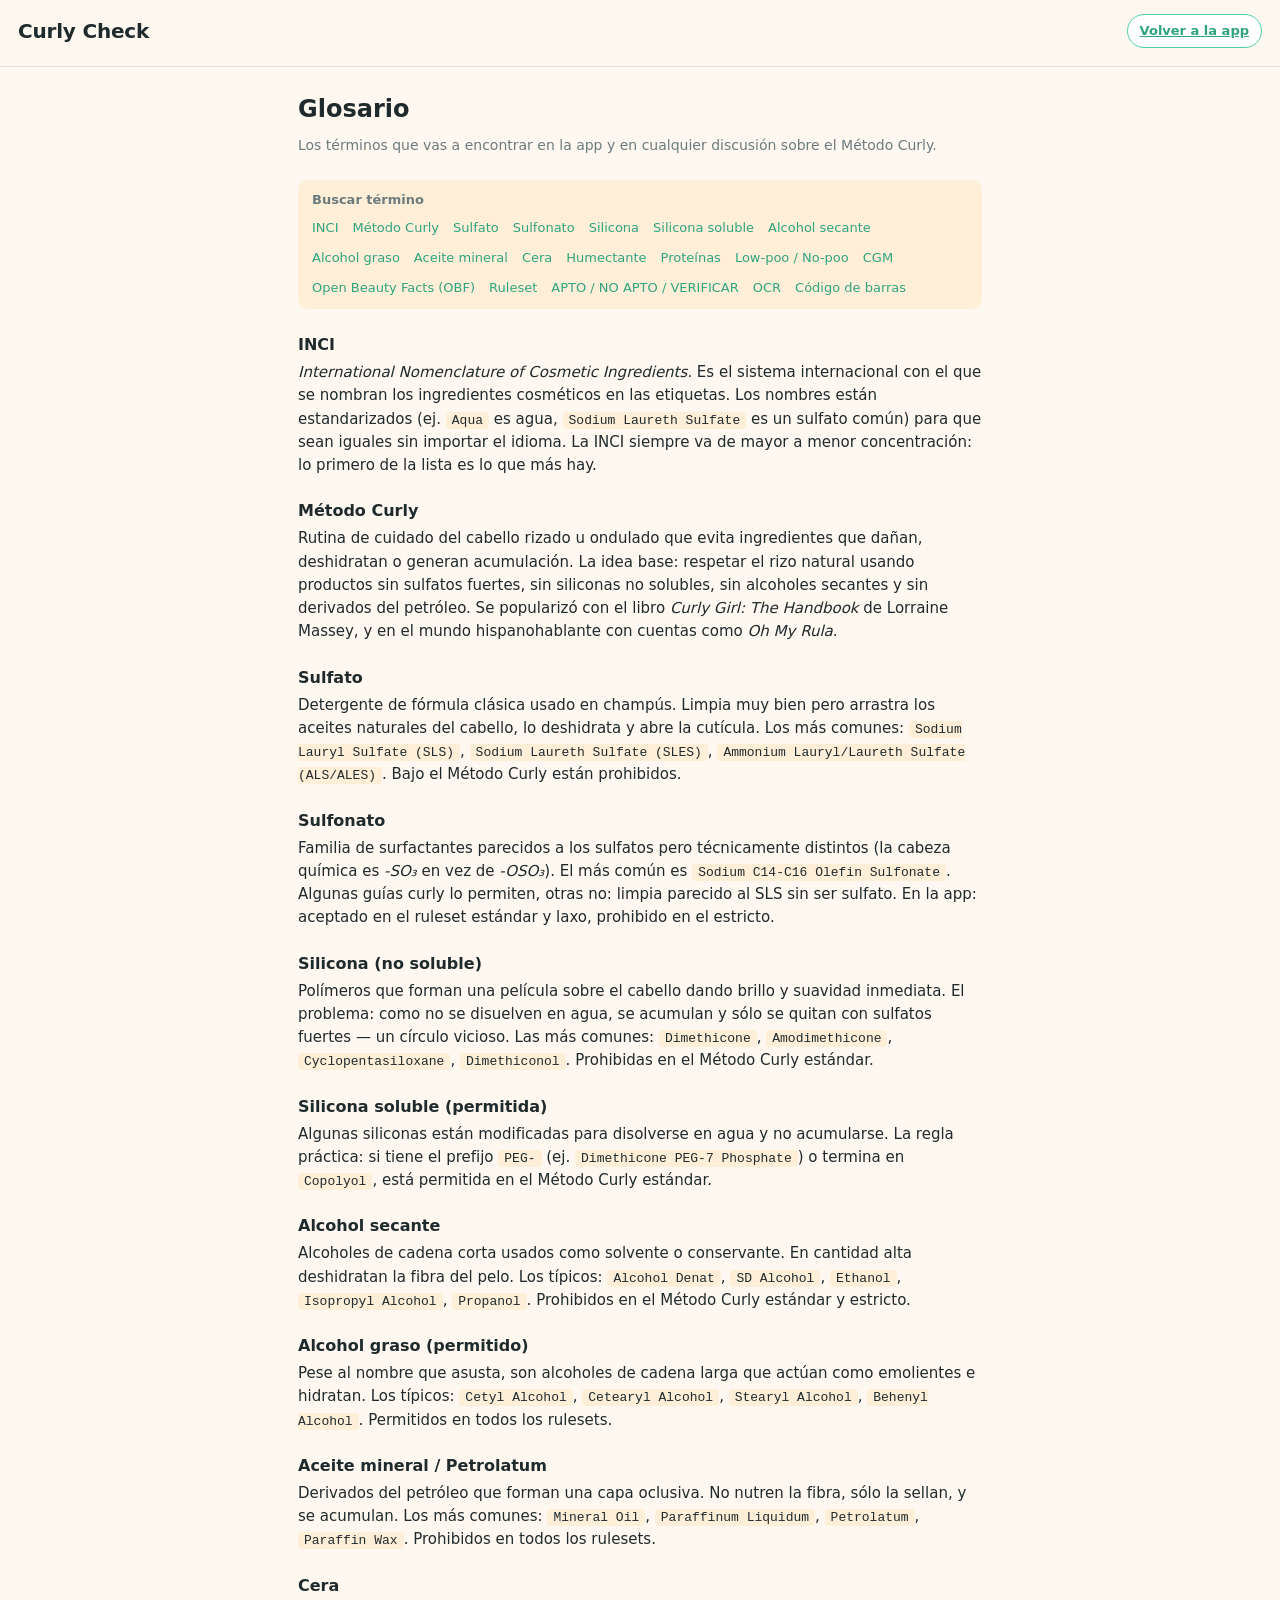
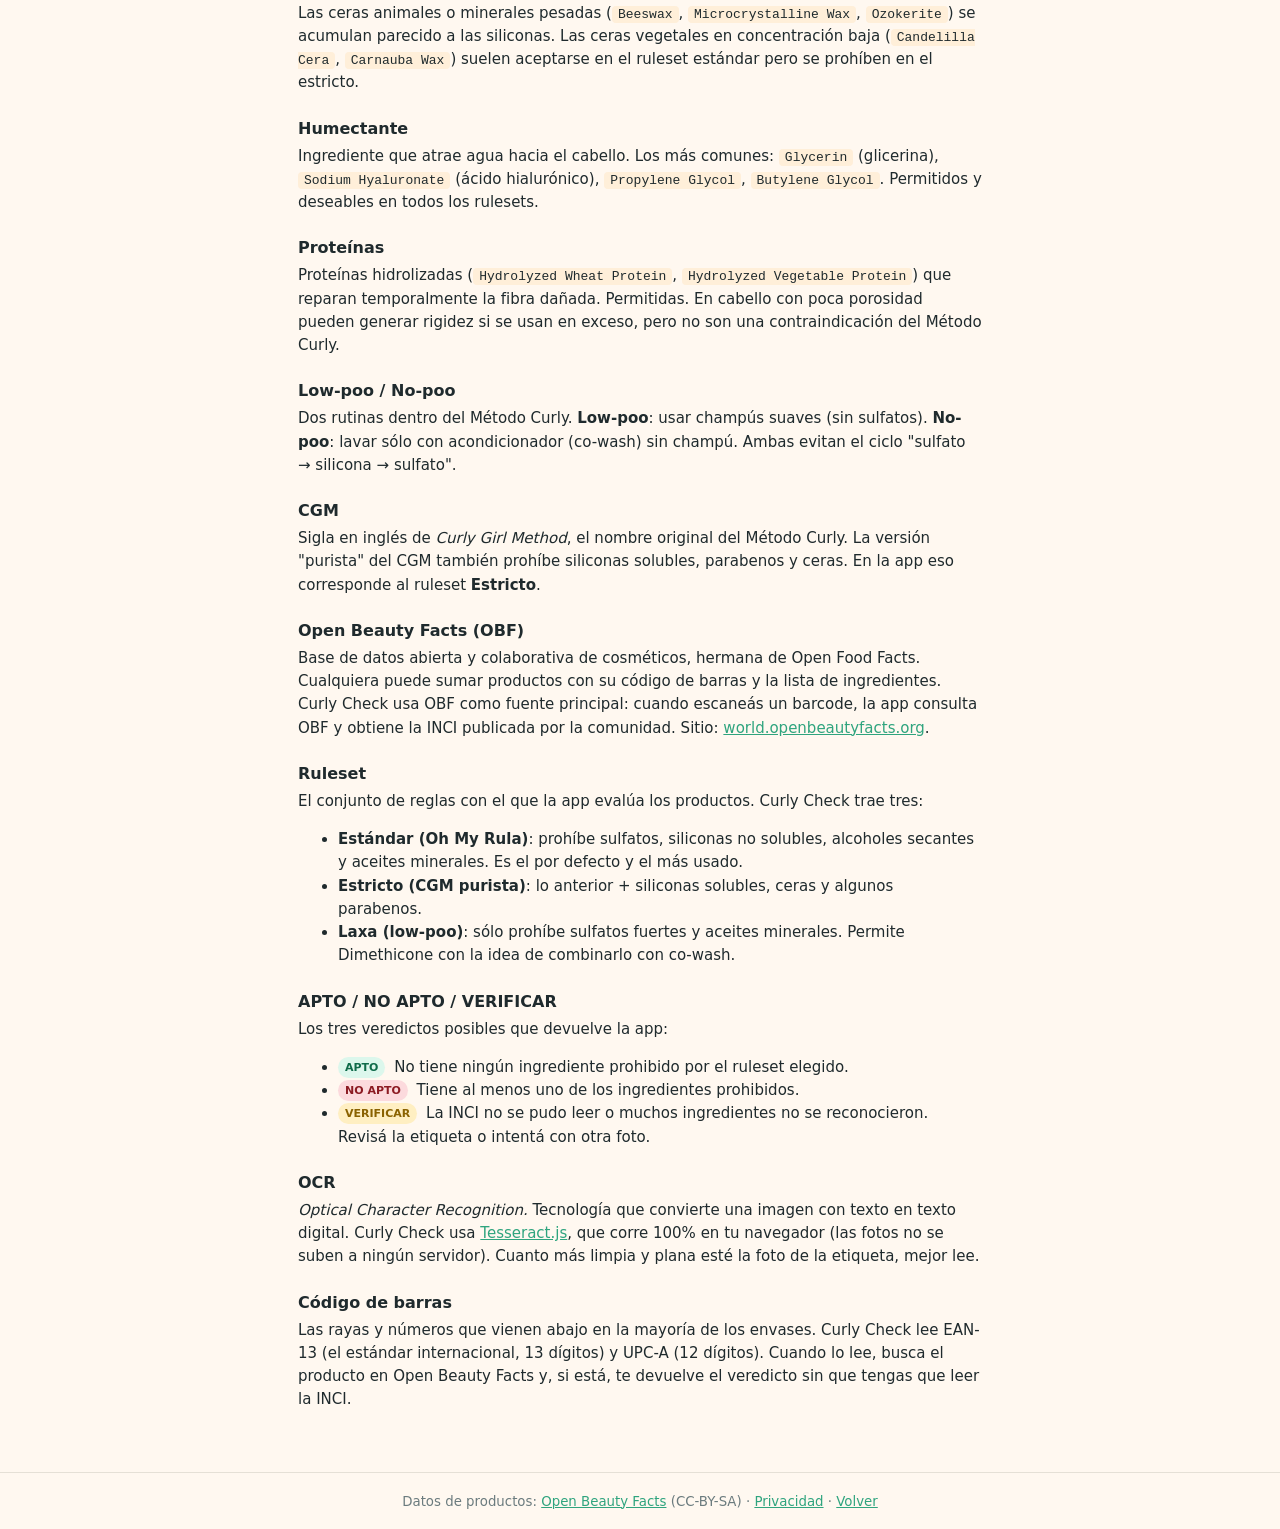
<file: glossary.html>
<!doctype html>
<html lang="es">
<head>
  <meta charset="utf-8" />
  <meta name="viewport" content="width=device-width, initial-scale=1, viewport-fit=cover" />
  <title>Glosario — Curly Check</title>
  <link rel="canonical" href="https://mandieto.com.ar/curlycheck/glossary.html" />
  <meta name="description" content="Diccionario rápido de términos del Método Curly: INCI, sulfatos, siliconas, alcoholes secantes y más." />
  <meta name="theme-color" content="#4FD1A8" />
  <link rel="icon" href="./icons/favicon.png" />
  <link rel="stylesheet" href="./styles.css" />
  <style>
    .glossary { max-width: 720px; margin: 0 auto; padding: 24px 18px 60px; }
    .glossary h1 { font-size: 24px; margin: 0 0 8px; }
    .glossary p.muted { margin: 0 0 24px; }
    .glossary dl { margin: 0; }
    .glossary dt {
      font-weight: 700;
      font-size: 16px;
      margin-top: 22px;
      color: var(--ink);
      scroll-margin-top: 80px;
    }
    .glossary dt:target {
      background: var(--mint-light);
      padding: 4px 10px;
      border-radius: 8px;
      margin-left: -10px;
    }
    .glossary dd {
      margin: 4px 0 0;
      font-size: 15px;
      line-height: 1.55;
      color: var(--ink);
    }
    .glossary dd code {
      background: var(--cream-2);
      padding: 1px 6px;
      border-radius: 4px;
      font-size: 13px;
    }
    .glossary .tag {
      display: inline-block;
      font-size: 11px;
      font-weight: 700;
      padding: 2px 7px;
      border-radius: 999px;
      margin-right: 4px;
      vertical-align: middle;
    }
    .glossary .tag.apto { background: var(--apto-bg); color: var(--apto-fg); }
    .glossary .tag.no { background: var(--noapto-bg); color: var(--noapto-fg); }
    .glossary .tag.verif { background: var(--verif-bg); color: var(--verif-fg); }
    .glossary nav.toc {
      background: var(--cream-2);
      border-radius: 10px;
      padding: 10px 14px;
      margin-bottom: 24px;
    }
    .glossary nav.toc h2 { font-size: 13px; margin: 0 0 6px; color: var(--muted); font-weight: 600; }
    .glossary nav.toc ul { list-style: none; padding: 0; margin: 0; display: flex; flex-wrap: wrap; gap: 6px 14px; }
    .glossary nav.toc a { font-size: 13px; color: var(--mint-dark); text-decoration: none; }
    .glossary nav.toc a:hover { text-decoration: underline; }
  </style>
</head>
<body>
  <header class="topbar">
    <div class="topbar-row">
      <h1><a href="./index.html" class="brand">Curly Check</a></h1>
      <a href="./index.html" class="auth-btn">Volver a la app</a>
    </div>
  </header>

  <main class="glossary">
    <h1>Glosario</h1>
    <p class="muted">Los términos que vas a encontrar en la app y en cualquier discusión sobre el Método Curly.</p>

    <nav class="toc" aria-label="Términos">
      <h2>Buscar término</h2>
      <ul>
        <li><a href="#inci">INCI</a></li>
        <li><a href="#metodo-curly">Método Curly</a></li>
        <li><a href="#sulfato">Sulfato</a></li>
        <li><a href="#sulfonato">Sulfonato</a></li>
        <li><a href="#silicona">Silicona</a></li>
        <li><a href="#silicona-soluble">Silicona soluble</a></li>
        <li><a href="#alcohol-secante">Alcohol secante</a></li>
        <li><a href="#alcohol-graso">Alcohol graso</a></li>
        <li><a href="#aceite-mineral">Aceite mineral</a></li>
        <li><a href="#cera">Cera</a></li>
        <li><a href="#humectante">Humectante</a></li>
        <li><a href="#protein">Proteínas</a></li>
        <li><a href="#low-poo-no-poo">Low-poo / No-poo</a></li>
        <li><a href="#cgm">CGM</a></li>
        <li><a href="#obf">Open Beauty Facts (OBF)</a></li>
        <li><a href="#ruleset">Ruleset</a></li>
        <li><a href="#veredicto">APTO / NO APTO / VERIFICAR</a></li>
        <li><a href="#ocr">OCR</a></li>
        <li><a href="#barcode">Código de barras</a></li>
      </ul>
    </nav>

    <dl>
      <dt id="inci">INCI</dt>
      <dd>
        <em>International Nomenclature of Cosmetic Ingredients.</em> Es el sistema internacional con el que se nombran los ingredientes cosméticos en las etiquetas. Los nombres están estandarizados (ej. <code>Aqua</code> es agua, <code>Sodium Laureth Sulfate</code> es un sulfato común) para que sean iguales sin importar el idioma. La INCI siempre va de mayor a menor concentración: lo primero de la lista es lo que más hay.
      </dd>

      <dt id="metodo-curly">Método Curly</dt>
      <dd>
        Rutina de cuidado del cabello rizado u ondulado que evita ingredientes que dañan, deshidratan o generan acumulación. La idea base: respetar el rizo natural usando productos sin sulfatos fuertes, sin siliconas no solubles, sin alcoholes secantes y sin derivados del petróleo. Se popularizó con el libro <em>Curly Girl: The Handbook</em> de Lorraine Massey, y en el mundo hispanohablante con cuentas como <em>Oh My Rula</em>.
      </dd>

      <dt id="sulfato">Sulfato</dt>
      <dd>
        Detergente de fórmula clásica usado en champús. Limpia muy bien pero arrastra los aceites naturales del cabello, lo deshidrata y abre la cutícula. Los más comunes: <code>Sodium Lauryl Sulfate (SLS)</code>, <code>Sodium Laureth Sulfate (SLES)</code>, <code>Ammonium Lauryl/Laureth Sulfate (ALS/ALES)</code>. Bajo el Método Curly están prohibidos.
      </dd>

      <dt id="sulfonato">Sulfonato</dt>
      <dd>
        Familia de surfactantes parecidos a los sulfatos pero técnicamente distintos (la cabeza química es <em>-SO₃</em> en vez de <em>-OSO₃</em>). El más común es <code>Sodium C14-C16 Olefin Sulfonate</code>. Algunas guías curly lo permiten, otras no: limpia parecido al SLS sin ser sulfato. En la app: aceptado en el ruleset estándar y laxo, prohibido en el estricto.
      </dd>

      <dt id="silicona">Silicona (no soluble)</dt>
      <dd>
        Polímeros que forman una película sobre el cabello dando brillo y suavidad inmediata. El problema: como no se disuelven en agua, se acumulan y sólo se quitan con sulfatos fuertes — un círculo vicioso. Las más comunes: <code>Dimethicone</code>, <code>Amodimethicone</code>, <code>Cyclopentasiloxane</code>, <code>Dimethiconol</code>. Prohibidas en el Método Curly estándar.
      </dd>

      <dt id="silicona-soluble">Silicona soluble (permitida)</dt>
      <dd>
        Algunas siliconas están modificadas para disolverse en agua y no acumularse. La regla práctica: si tiene el prefijo <code>PEG-</code> (ej. <code>Dimethicone PEG-7 Phosphate</code>) o termina en <code>Copolyol</code>, está permitida en el Método Curly estándar.
      </dd>

      <dt id="alcohol-secante">Alcohol secante</dt>
      <dd>
        Alcoholes de cadena corta usados como solvente o conservante. En cantidad alta deshidratan la fibra del pelo. Los típicos: <code>Alcohol Denat</code>, <code>SD Alcohol</code>, <code>Ethanol</code>, <code>Isopropyl Alcohol</code>, <code>Propanol</code>. Prohibidos en el Método Curly estándar y estricto.
      </dd>

      <dt id="alcohol-graso">Alcohol graso (permitido)</dt>
      <dd>
        Pese al nombre que asusta, son alcoholes de cadena larga que actúan como emolientes e hidratan. Los típicos: <code>Cetyl Alcohol</code>, <code>Cetearyl Alcohol</code>, <code>Stearyl Alcohol</code>, <code>Behenyl Alcohol</code>. Permitidos en todos los rulesets.
      </dd>

      <dt id="aceite-mineral">Aceite mineral / Petrolatum</dt>
      <dd>
        Derivados del petróleo que forman una capa oclusiva. No nutren la fibra, sólo la sellan, y se acumulan. Los más comunes: <code>Mineral Oil</code>, <code>Paraffinum Liquidum</code>, <code>Petrolatum</code>, <code>Paraffin Wax</code>. Prohibidos en todos los rulesets.
      </dd>

      <dt id="cera">Cera</dt>
      <dd>
        Las ceras animales o minerales pesadas (<code>Beeswax</code>, <code>Microcrystalline Wax</code>, <code>Ozokerite</code>) se acumulan parecido a las siliconas. Las ceras vegetales en concentración baja (<code>Candelilla Cera</code>, <code>Carnauba Wax</code>) suelen aceptarse en el ruleset estándar pero se prohíben en el estricto.
      </dd>

      <dt id="humectante">Humectante</dt>
      <dd>
        Ingrediente que atrae agua hacia el cabello. Los más comunes: <code>Glycerin</code> (glicerina), <code>Sodium Hyaluronate</code> (ácido hialurónico), <code>Propylene Glycol</code>, <code>Butylene Glycol</code>. Permitidos y deseables en todos los rulesets.
      </dd>

      <dt id="protein">Proteínas</dt>
      <dd>
        Proteínas hidrolizadas (<code>Hydrolyzed Wheat Protein</code>, <code>Hydrolyzed Vegetable Protein</code>) que reparan temporalmente la fibra dañada. Permitidas. En cabello con poca porosidad pueden generar rigidez si se usan en exceso, pero no son una contraindicación del Método Curly.
      </dd>

      <dt id="low-poo-no-poo">Low-poo / No-poo</dt>
      <dd>
        Dos rutinas dentro del Método Curly. <strong>Low-poo</strong>: usar champús suaves (sin sulfatos). <strong>No-poo</strong>: lavar sólo con acondicionador (co-wash) sin champú. Ambas evitan el ciclo "sulfato → silicona → sulfato".
      </dd>

      <dt id="cgm">CGM</dt>
      <dd>
        Sigla en inglés de <em>Curly Girl Method</em>, el nombre original del Método Curly. La versión "purista" del CGM también prohíbe siliconas solubles, parabenos y ceras. En la app eso corresponde al ruleset <strong>Estricto</strong>.
      </dd>

      <dt id="obf">Open Beauty Facts (OBF)</dt>
      <dd>
        Base de datos abierta y colaborativa de cosméticos, hermana de Open Food Facts. Cualquiera puede sumar productos con su código de barras y la lista de ingredientes. Curly Check usa OBF como fuente principal: cuando escaneás un barcode, la app consulta OBF y obtiene la INCI publicada por la comunidad. Sitio: <a href="https://world.openbeautyfacts.org" target="_blank" rel="noopener">world.openbeautyfacts.org</a>.
      </dd>

      <dt id="ruleset">Ruleset</dt>
      <dd>
        El conjunto de reglas con el que la app evalúa los productos. Curly Check trae tres:
        <ul>
          <li><strong>Estándar (Oh My Rula)</strong>: prohíbe sulfatos, siliconas no solubles, alcoholes secantes y aceites minerales. Es el por defecto y el más usado.</li>
          <li><strong>Estricto (CGM purista)</strong>: lo anterior + siliconas solubles, ceras y algunos parabenos.</li>
          <li><strong>Laxa (low-poo)</strong>: sólo prohíbe sulfatos fuertes y aceites minerales. Permite Dimethicone con la idea de combinarlo con co-wash.</li>
        </ul>
      </dd>

      <dt id="veredicto">APTO / NO APTO / VERIFICAR</dt>
      <dd>
        Los tres veredictos posibles que devuelve la app:
        <ul>
          <li><span class="tag apto">APTO</span> No tiene ningún ingrediente prohibido por el ruleset elegido.</li>
          <li><span class="tag no">NO APTO</span> Tiene al menos uno de los ingredientes prohibidos.</li>
          <li><span class="tag verif">VERIFICAR</span> La INCI no se pudo leer o muchos ingredientes no se reconocieron. Revisá la etiqueta o intentá con otra foto.</li>
        </ul>
      </dd>

      <dt id="ocr">OCR</dt>
      <dd>
        <em>Optical Character Recognition.</em> Tecnología que convierte una imagen con texto en texto digital. Curly Check usa <a href="https://tesseract.projectnaptha.com" target="_blank" rel="noopener">Tesseract.js</a>, que corre 100% en tu navegador (las fotos no se suben a ningún servidor). Cuanto más limpia y plana esté la foto de la etiqueta, mejor lee.
      </dd>

      <dt id="barcode">Código de barras</dt>
      <dd>
        Las rayas y números que vienen abajo en la mayoría de los envases. Curly Check lee EAN-13 (el estándar internacional, 13 dígitos) y UPC-A (12 dígitos). Cuando lo lee, busca el producto en Open Beauty Facts y, si está, te devuelve el veredicto sin que tengas que leer la INCI.
      </dd>
    </dl>
  </main>

  <footer class="foot">
    <small>
      Datos de productos: <a href="https://world.openbeautyfacts.org" target="_blank" rel="noopener">Open Beauty Facts</a> (CC-BY-SA) ·
      <a href="./privacy.html">Privacidad</a> ·
      <a href="./index.html">Volver</a>
    </small>
  </footer>
</body>
</html>
</file>
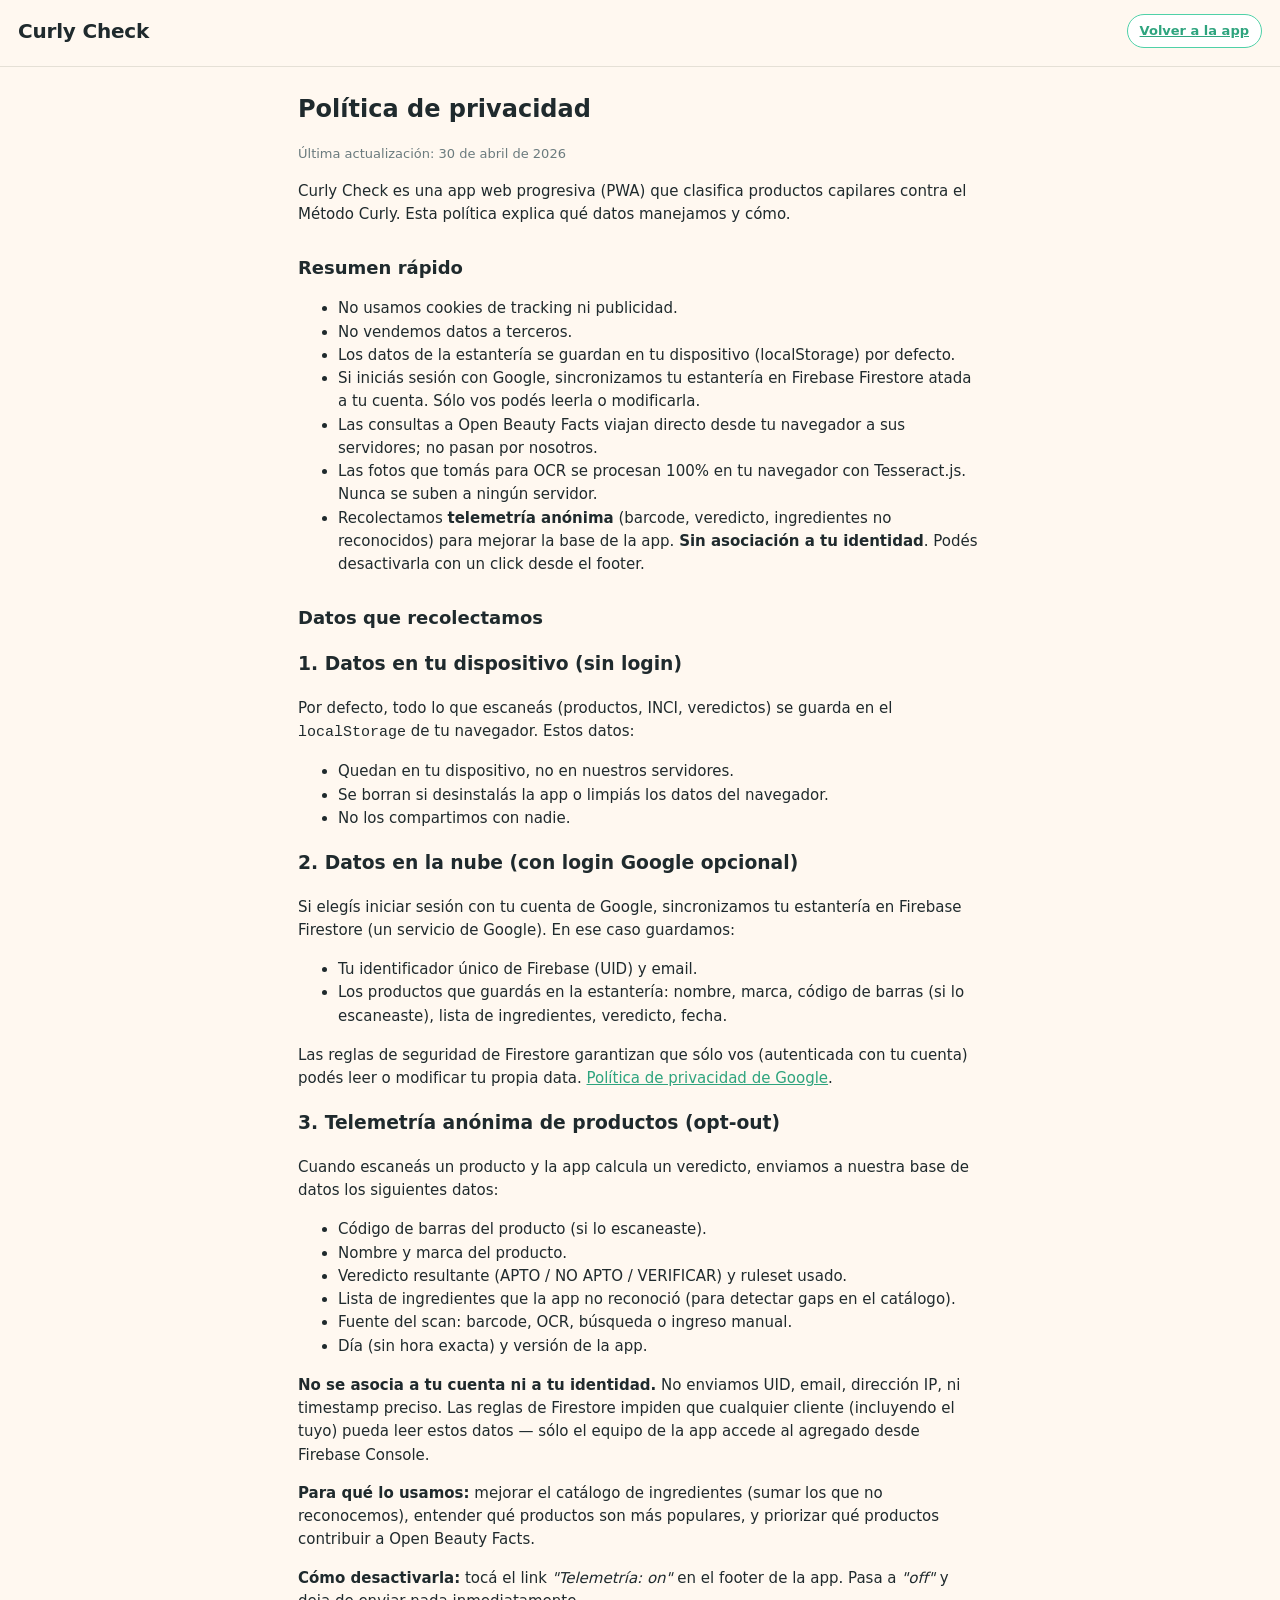
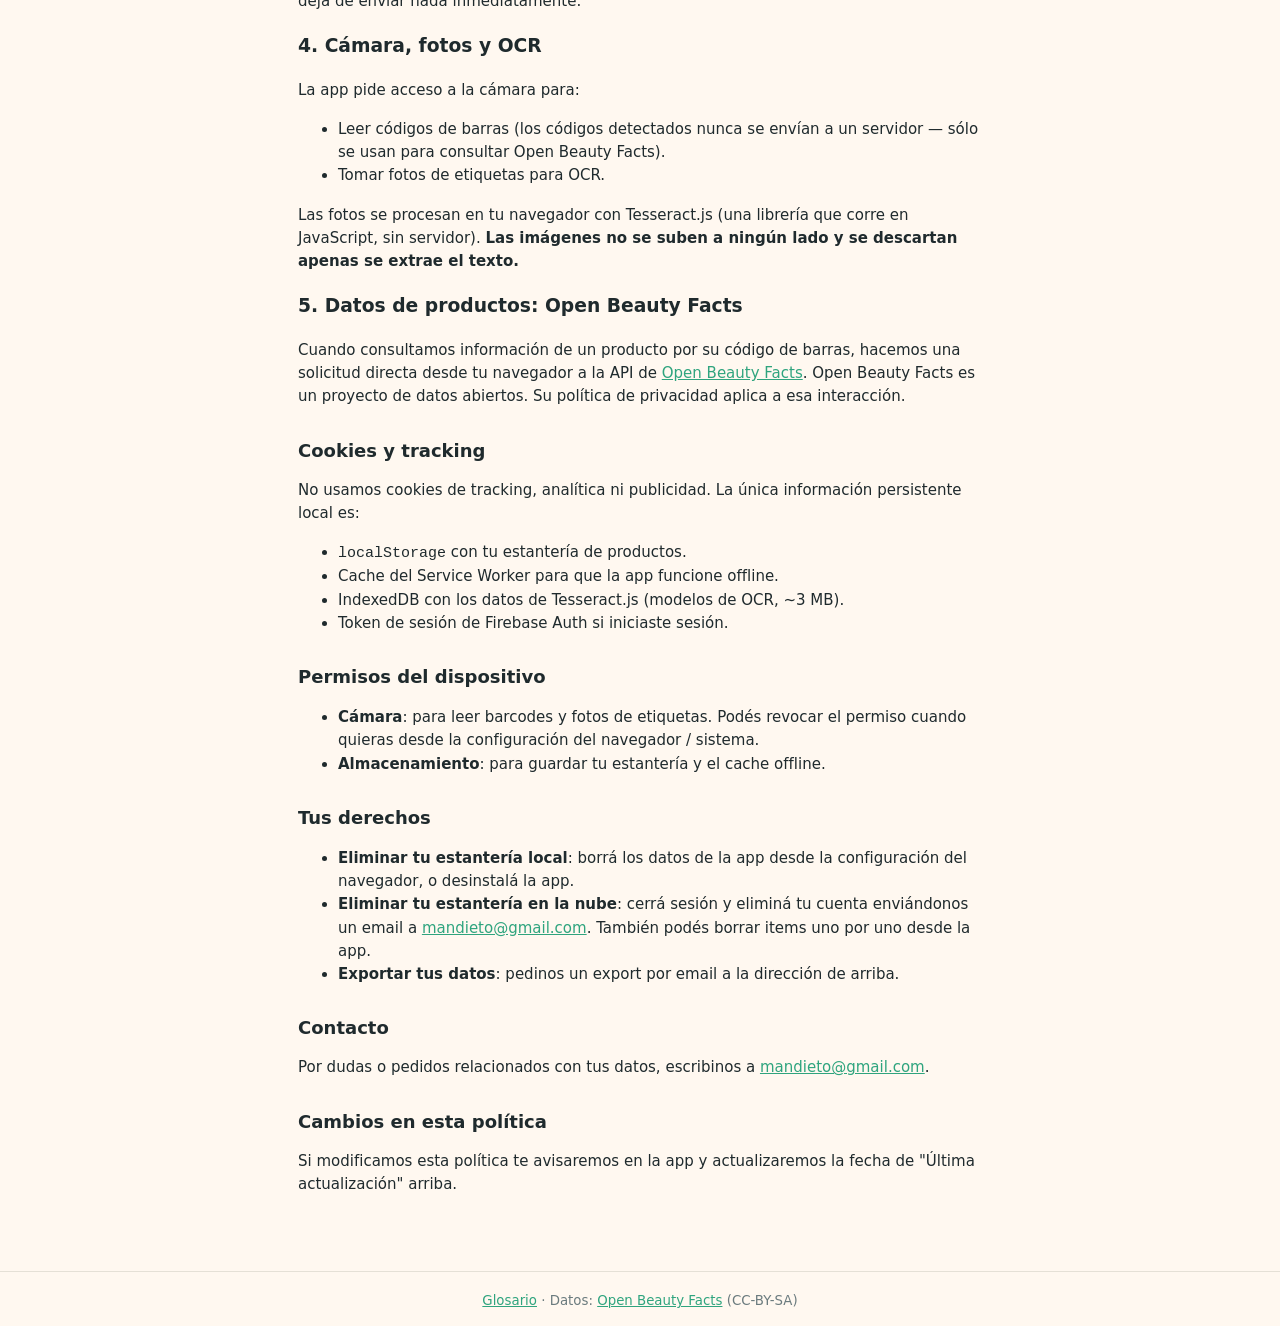
<file: privacy.html>
<!doctype html>
<html lang="es">
<head>
  <meta charset="utf-8" />
  <meta name="viewport" content="width=device-width, initial-scale=1, viewport-fit=cover" />
  <title>Política de privacidad — Curly Check</title>
  <link rel="canonical" href="https://mandieto.com.ar/curlycheck/privacy.html" />
  <meta name="theme-color" content="#4FD1A8" />
  <link rel="icon" href="./icons/favicon.png" />
  <link rel="stylesheet" href="./styles.css" />
  <style>
    .privacy {
      max-width: 720px;
      margin: 0 auto;
      padding: 24px 18px 60px;
    }
    .privacy h1 { font-size: 24px; margin: 0 0 4px; }
    .privacy h2 { font-size: 18px; margin-top: 28px; }
    .privacy p, .privacy li { font-size: 15px; line-height: 1.55; }
    .privacy time { color: var(--muted); font-size: 13px; }
    .privacy a { color: var(--mint-dark); }
  </style>
</head>
<body>
  <header class="topbar">
    <div class="topbar-row">
      <h1><a href="./index.html" class="brand">Curly Check</a></h1>
      <a href="./index.html" class="auth-btn">Volver a la app</a>
    </div>
  </header>

  <main class="privacy">
    <h1>Política de privacidad</h1>
    <p><time datetime="2026-04-30">Última actualización: 30 de abril de 2026</time></p>

    <p>Curly Check es una app web progresiva (PWA) que clasifica productos capilares contra el Método Curly. Esta política explica qué datos manejamos y cómo.</p>

    <h2>Resumen rápido</h2>
    <ul>
      <li>No usamos cookies de tracking ni publicidad.</li>
      <li>No vendemos datos a terceros.</li>
      <li>Los datos de la estantería se guardan en tu dispositivo (localStorage) por defecto.</li>
      <li>Si iniciás sesión con Google, sincronizamos tu estantería en Firebase Firestore atada a tu cuenta. Sólo vos podés leerla o modificarla.</li>
      <li>Las consultas a Open Beauty Facts viajan directo desde tu navegador a sus servidores; no pasan por nosotros.</li>
      <li>Las fotos que tomás para OCR se procesan 100% en tu navegador con Tesseract.js. Nunca se suben a ningún servidor.</li>
      <li>Recolectamos <strong>telemetría anónima</strong> (barcode, veredicto, ingredientes no reconocidos) para mejorar la base de la app. <strong>Sin asociación a tu identidad</strong>. Podés desactivarla con un click desde el footer.</li>
    </ul>

    <h2>Datos que recolectamos</h2>

    <h3>1. Datos en tu dispositivo (sin login)</h3>
    <p>Por defecto, todo lo que escaneás (productos, INCI, veredictos) se guarda en el <code>localStorage</code> de tu navegador. Estos datos:</p>
    <ul>
      <li>Quedan en tu dispositivo, no en nuestros servidores.</li>
      <li>Se borran si desinstalás la app o limpiás los datos del navegador.</li>
      <li>No los compartimos con nadie.</li>
    </ul>

    <h3>2. Datos en la nube (con login Google opcional)</h3>
    <p>Si elegís iniciar sesión con tu cuenta de Google, sincronizamos tu estantería en Firebase Firestore (un servicio de Google). En ese caso guardamos:</p>
    <ul>
      <li>Tu identificador único de Firebase (UID) y email.</li>
      <li>Los productos que guardás en la estantería: nombre, marca, código de barras (si lo escaneaste), lista de ingredientes, veredicto, fecha.</li>
    </ul>
    <p>Las reglas de seguridad de Firestore garantizan que sólo vos (autenticada con tu cuenta) podés leer o modificar tu propia data. <a href="https://policies.google.com/privacy" target="_blank" rel="noopener">Política de privacidad de Google</a>.</p>

    <h3>3. Telemetría anónima de productos (opt-out)</h3>
    <p>Cuando escaneás un producto y la app calcula un veredicto, enviamos a nuestra base de datos los siguientes datos:</p>
    <ul>
      <li>Código de barras del producto (si lo escaneaste).</li>
      <li>Nombre y marca del producto.</li>
      <li>Veredicto resultante (APTO / NO APTO / VERIFICAR) y ruleset usado.</li>
      <li>Lista de ingredientes que la app no reconoció (para detectar gaps en el catálogo).</li>
      <li>Fuente del scan: barcode, OCR, búsqueda o ingreso manual.</li>
      <li>Día (sin hora exacta) y versión de la app.</li>
    </ul>
    <p><strong>No se asocia a tu cuenta ni a tu identidad.</strong> No enviamos UID, email, dirección IP, ni timestamp preciso. Las reglas de Firestore impiden que cualquier cliente (incluyendo el tuyo) pueda leer estos datos — sólo el equipo de la app accede al agregado desde Firebase Console.</p>
    <p><strong>Para qué lo usamos:</strong> mejorar el catálogo de ingredientes (sumar los que no reconocemos), entender qué productos son más populares, y priorizar qué productos contribuir a Open Beauty Facts.</p>
    <p><strong>Cómo desactivarla:</strong> tocá el link <em>"Telemetría: on"</em> en el footer de la app. Pasa a <em>"off"</em> y deja de enviar nada inmediatamente.</p>

    <h3>4. Cámara, fotos y OCR</h3>
    <p>La app pide acceso a la cámara para:</p>
    <ul>
      <li>Leer códigos de barras (los códigos detectados nunca se envían a un servidor — sólo se usan para consultar Open Beauty Facts).</li>
      <li>Tomar fotos de etiquetas para OCR.</li>
    </ul>
    <p>Las fotos se procesan en tu navegador con Tesseract.js (una librería que corre en JavaScript, sin servidor). <strong>Las imágenes no se suben a ningún lado y se descartan apenas se extrae el texto.</strong></p>

    <h3>5. Datos de productos: Open Beauty Facts</h3>
    <p>Cuando consultamos información de un producto por su código de barras, hacemos una solicitud directa desde tu navegador a la API de <a href="https://world.openbeautyfacts.org" target="_blank" rel="noopener">Open Beauty Facts</a>. Open Beauty Facts es un proyecto de datos abiertos. Su política de privacidad aplica a esa interacción.</p>

    <h2>Cookies y tracking</h2>
    <p>No usamos cookies de tracking, analítica ni publicidad. La única información persistente local es:</p>
    <ul>
      <li><code>localStorage</code> con tu estantería de productos.</li>
      <li>Cache del Service Worker para que la app funcione offline.</li>
      <li>IndexedDB con los datos de Tesseract.js (modelos de OCR, ~3 MB).</li>
      <li>Token de sesión de Firebase Auth si iniciaste sesión.</li>
    </ul>

    <h2>Permisos del dispositivo</h2>
    <ul>
      <li><strong>Cámara</strong>: para leer barcodes y fotos de etiquetas. Podés revocar el permiso cuando quieras desde la configuración del navegador / sistema.</li>
      <li><strong>Almacenamiento</strong>: para guardar tu estantería y el cache offline.</li>
    </ul>

    <h2>Tus derechos</h2>
    <ul>
      <li><strong>Eliminar tu estantería local</strong>: borrá los datos de la app desde la configuración del navegador, o desinstalá la app.</li>
      <li><strong>Eliminar tu estantería en la nube</strong>: cerrá sesión y eliminá tu cuenta enviándonos un email a <a href="mailto:mandieto@gmail.com">mandieto@gmail.com</a>. También podés borrar items uno por uno desde la app.</li>
      <li><strong>Exportar tus datos</strong>: pedinos un export por email a la dirección de arriba.</li>
    </ul>

    <h2>Contacto</h2>
    <p>Por dudas o pedidos relacionados con tus datos, escribinos a <a href="mailto:mandieto@gmail.com">mandieto@gmail.com</a>.</p>

    <h2>Cambios en esta política</h2>
    <p>Si modificamos esta política te avisaremos en la app y actualizaremos la fecha de "Última actualización" arriba.</p>
  </main>

  <footer class="foot">
    <small>
      <a href="./glossary.html">Glosario</a> ·
      Datos: <a href="https://world.openbeautyfacts.org" target="_blank" rel="noopener">Open Beauty Facts</a> (CC-BY-SA)
    </small>
  </footer>
</body>
</html>
</file>
<file: styles.css>
/* Curly Check — paleta menta + crema, mobile-first */
:root {
  --mint: #4FD1A8;
  --mint-dark: #2FA47E;
  --mint-light: #B5EBD8;
  --cream: #FFF8F0;
  --cream-2: #FFEFD9;
  --ink: #1F2A2D;
  --muted: #6B7B7E;
  --line: #E5E0D6;
  --apto-bg: #DCF7EC;
  --apto-fg: #0F6B4A;
  --noapto-bg: #FCDADD;
  --noapto-fg: #8C1B23;
  --verif-bg: #FFEFC2;
  --verif-fg: #8A6200;
  --shadow: 0 6px 22px rgba(31, 42, 45, 0.08);
  --radius: 14px;
}

* { box-sizing: border-box; }
html, body { margin: 0; padding: 0; }
body {
  font-family: -apple-system, BlinkMacSystemFont, "Segoe UI", Roboto, system-ui, sans-serif;
  background: var(--cream);
  color: var(--ink);
  line-height: 1.5;
  min-height: 100vh;
  display: flex;
  flex-direction: column;
}

a { color: var(--mint-dark); }

.topbar {
  position: sticky;
  top: 0;
  background: var(--cream);
  border-bottom: 1px solid var(--line);
  padding: 14px 18px 10px;
  z-index: 10;
}
.topbar-row {
  display: flex;
  align-items: center;
  justify-content: space-between;
  gap: 10px;
  margin-bottom: 8px;
}
.topbar h1 {
  margin: 0;
  font-size: 20px;
  font-weight: 700;
  letter-spacing: -0.01em;
}
.topbar h1 .brand {
  color: inherit;
  text-decoration: none;
  display: inline-block;
}
.topbar h1 .brand:hover {
  color: var(--mint-dark);
}
.auth-area {
  display: flex;
  align-items: center;
  gap: 8px;
}
.auth-status {
  display: flex;
  align-items: center;
  gap: 6px;
  font-size: 13px;
  color: var(--muted);
}
.auth-status .avatar {
  width: 24px;
  height: 24px;
  border-radius: 50%;
  object-fit: cover;
}
.auth-status .avatar-fallback {
  display: inline-flex;
  align-items: center;
  justify-content: center;
  background: var(--mint);
  color: white;
  font-size: 11px;
  font-weight: 700;
  letter-spacing: 0.02em;
}
.auth-status .auth-email {
  max-width: 130px;
  overflow: hidden;
  text-overflow: ellipsis;
  white-space: nowrap;
}
.auth-btn {
  background: white;
  border: 1px solid var(--mint);
  color: var(--mint-dark);
  padding: 6px 12px;
  border-radius: 999px;
  font-size: 13px;
  font-weight: 600;
  cursor: pointer;
}
.auth-btn:hover {
  background: var(--mint-light);
}
.topbar nav {
  display: flex;
  gap: 6px;
}
.nav-btn {
  flex: 1;
  background: transparent;
  border: 1px solid var(--line);
  color: var(--muted);
  padding: 8px 12px;
  border-radius: 999px;
  font-size: 14px;
  font-weight: 600;
  cursor: pointer;
}
.nav-btn.is-active {
  background: var(--mint);
  color: white;
  border-color: var(--mint);
}

main {
  flex: 1;
  padding: 18px;
  max-width: 600px;
  margin: 0 auto;
  width: 100%;
}

.view { display: none; }
.view.is-active { display: block; }

.card {
  background: white;
  border-radius: var(--radius);
  padding: 18px;
  box-shadow: var(--shadow);
  margin-bottom: 16px;
}

h2 { margin: 0 0 6px; font-size: 18px; font-weight: 700; }
.muted { color: var(--muted); margin: 0 0 14px; font-size: 14px; }

.btn {
  display: inline-flex;
  align-items: center;
  justify-content: center;
  gap: 6px;
  border: 1px solid var(--line);
  background: white;
  color: var(--ink);
  font-weight: 600;
  font-size: 15px;
  padding: 11px 16px;
  border-radius: 12px;
  cursor: pointer;
  transition: transform 0.05s ease;
}
.btn:active { transform: scale(0.98); }
.btn-primary {
  background: var(--mint);
  color: white;
  border-color: var(--mint);
}
.btn-primary:hover { background: var(--mint-dark); border-color: var(--mint-dark); }
.btn-ghost { background: transparent; }

.scanner {
  position: relative;
  border-radius: var(--radius);
  overflow: hidden;
  background: #0c1416;
  aspect-ratio: 4 / 3;
  margin-bottom: 12px;
}
.scanner video {
  width: 100%;
  height: 100%;
  object-fit: cover;
  display: block;
}
.scanner-overlay {
  position: absolute;
  inset: 0;
  display: flex;
  align-items: center;
  justify-content: center;
  pointer-events: none;
}
.scanner-frame {
  width: 75%;
  height: 35%;
  border: 2px solid rgba(255,255,255,0.85);
  border-radius: 10px;
  box-shadow: 0 0 0 200px rgba(0,0,0,0.35);
}
.scanner-status {
  position: absolute;
  bottom: 10px;
  left: 50%;
  transform: translateX(-50%);
  background: rgba(0,0,0,0.65);
  color: white;
  font-size: 12px;
  padding: 6px 10px;
  border-radius: 999px;
}
.scanner-controls {
  display: flex;
  gap: 10px;
  margin-bottom: 14px;
}
.scanner-controls .btn { flex: 1; }

details {
  border-top: 1px solid var(--line);
  margin-top: 14px;
  padding-top: 12px;
}
details summary {
  cursor: pointer;
  font-weight: 600;
  color: var(--mint-dark);
}
.manual {
  display: flex;
  flex-direction: column;
  gap: 10px;
  margin-top: 12px;
}
.manual label {
  display: flex;
  flex-direction: column;
  gap: 6px;
  font-size: 14px;
  font-weight: 600;
}
.manual input, .manual textarea {
  font: inherit;
  padding: 10px 12px;
  border: 1px solid var(--line);
  border-radius: 10px;
  background: var(--cream);
}
.manual textarea { resize: vertical; min-height: 100px; }
.input-group { display: flex; gap: 6px; }
.input-group input { flex: 1; }
.or {
  text-align: center;
  color: var(--muted);
  font-size: 12px;
  margin: 0;
}

.ruleset-row {
  display: flex;
  align-items: center;
  gap: 10px;
  margin-top: 14px;
  font-size: 14px;
}
.ruleset-row select {
  font: inherit;
  padding: 8px 10px;
  border: 1px solid var(--line);
  border-radius: 10px;
  background: white;
}

/* RESULT */
.result-card { padding-top: 12px; }
.back-link {
  background: transparent;
  border: 0;
  color: var(--mint-dark);
  font: inherit;
  font-weight: 600;
  cursor: pointer;
  padding: 0;
  margin-bottom: 8px;
}

.verdict-block {
  border-radius: 12px;
  padding: 18px;
  text-align: center;
  margin: 14px 0;
}
.verdict-block.is-apto    { background: var(--apto-bg);    color: var(--apto-fg); }
.verdict-block.is-noapto  { background: var(--noapto-bg);  color: var(--noapto-fg); }
.verdict-block.is-verif   { background: var(--verif-bg);   color: var(--verif-fg); }

.verdict-label {
  font-size: 28px;
  font-weight: 800;
  letter-spacing: 0.02em;
  display: block;
}
.verdict-sub {
  margin: 8px 0 0;
  font-size: 14px;
  opacity: 0.85;
}

.offenders { margin-top: 12px; }
.offender {
  border-left: 3px solid var(--noapto-fg);
  background: var(--noapto-bg);
  padding: 10px 12px;
  margin-bottom: 8px;
  border-radius: 8px;
}
.offender strong { color: var(--noapto-fg); }
.offender small { color: var(--noapto-fg); display: block; margin-top: 2px; opacity: 0.85; }

pre {
  background: var(--cream);
  padding: 12px;
  border-radius: 10px;
  font-size: 12px;
  white-space: pre-wrap;
  overflow-wrap: anywhere;
  border: 1px solid var(--line);
}

.actions { display: flex; gap: 10px; margin-top: 18px; }
.actions .btn { flex: 1; }

.obf-contribute {
  margin-top: 16px;
  padding: 12px 14px;
  border: 1px dashed var(--line);
  border-radius: 12px;
  background: rgba(255, 255, 255, 0.5);
}
.obf-contribute-text {
  margin: 0 0 10px;
  font-size: 13px;
  color: var(--muted);
  line-height: 1.4;
}
.obf-contribute .btn { width: 100%; }
.source-note { font-size: 11px; color: var(--muted); margin-top: 14px; }

/* SHELF */
.shelf-list { list-style: none; padding: 0; margin: 0; }
.shelf-item {
  display: flex;
  align-items: center;
  gap: 12px;
  padding: 12px 0;
  border-bottom: 1px solid var(--line);
  cursor: pointer;
}
.shelf-item:last-child { border-bottom: 0; }
.shelf-tag {
  flex: 0 0 auto;
  font-size: 11px;
  font-weight: 800;
  padding: 4px 8px;
  border-radius: 999px;
}
.shelf-tag.is-apto    { background: var(--apto-bg);   color: var(--apto-fg); }
.shelf-tag.is-noapto  { background: var(--noapto-bg); color: var(--noapto-fg); }
.shelf-tag.is-verif   { background: var(--verif-bg);  color: var(--verif-fg); }

.shelf-name { font-weight: 600; font-size: 15px; }
.shelf-brand { font-size: 12px; color: var(--muted); }
.shelf-del {
  margin-left: auto;
  background: transparent;
  border: 0;
  color: var(--muted);
  font-size: 18px;
  cursor: pointer;
  padding: 4px 8px;
}

.foot {
  border-top: 1px solid var(--line);
  text-align: center;
  padding: 16px;
  color: var(--muted);
}

/* ---------------------------------------------------------------------------
   ADMIN
   --------------------------------------------------------------------------- */

.admin-tabs {
  display: flex;
  gap: 4px;
  flex-wrap: wrap;
  border-bottom: 1px solid var(--line);
  margin: 0 -4px 16px;
  padding: 0 4px;
}
.admin-tab {
  background: transparent;
  border: 0;
  padding: 10px 12px;
  font-size: 14px;
  cursor: pointer;
  border-bottom: 2px solid transparent;
  color: var(--muted);
  font-weight: 600;
}
.admin-tab.is-active {
  color: var(--ink);
  border-bottom-color: var(--mint);
}

.admin-toolbar {
  display: flex;
  flex-wrap: wrap;
  gap: 8px;
  margin: 12px 0;
  align-items: center;
}
.admin-toolbar select {
  padding: 6px 10px;
  border: 1px solid var(--line);
  border-radius: 8px;
  background: white;
}

/* Scanner del admin */
.admin-scanner-cam {
  position: relative;
  background: #000;
  border-radius: var(--radius);
  overflow: hidden;
  margin: 12px 0;
  aspect-ratio: 16 / 11;
}
.admin-scanner-cam video {
  width: 100%;
  height: 100%;
  object-fit: cover;
}
.admin-scanner-overlay {
  position: absolute;
  inset: 0;
  display: flex;
  align-items: center;
  justify-content: center;
  pointer-events: none;
}
.admin-scanner-frame {
  width: 70%;
  aspect-ratio: 5 / 2;
  border: 2px dashed rgba(255, 255, 255, 0.7);
  border-radius: 12px;
}
.admin-scanner-status {
  text-align: center;
  font-size: 13px;
  color: var(--muted);
  margin: 6px 0 12px;
}
.admin-scanner-controls {
  display: flex;
  gap: 8px;
}
.admin-scanner-controls .btn { flex: 1; }

.admin-manual { margin-top: 16px; }
.admin-note-label {
  display: block;
  margin-top: 10px;
  font-size: 13px;
  color: var(--muted);
}
.admin-note-label input {
  width: 100%;
  margin-top: 4px;
  padding: 8px 10px;
  border: 1px solid var(--line);
  border-radius: 8px;
}

/* Toast de "guardado" sobre la cámara */
.admin-saved-toast {
  position: absolute;
  top: 50%;
  left: 50%;
  transform: translate(-50%, -50%) scale(0.6);
  background: var(--apto-bg);
  color: var(--apto-fg);
  font-weight: 800;
  font-size: 22px;
  padding: 14px 24px;
  border-radius: 999px;
  box-shadow: var(--shadow);
  opacity: 0;
  pointer-events: none;
  transition: opacity 180ms ease, transform 220ms cubic-bezier(0.34, 1.56, 0.64, 1);
}
.admin-saved-toast--again {
  background: var(--verif-bg);
  color: var(--verif-fg);
  font-size: 16px;
}
.admin-saved-toast--in {
  opacity: 1;
  transform: translate(-50%, -50%) scale(1);
  animation: admin-saved-pulse 1.4s ease forwards;
}
@keyframes admin-saved-pulse {
  0%   { opacity: 0; transform: translate(-50%, -50%) scale(0.6); }
  20%  { opacity: 1; transform: translate(-50%, -50%) scale(1.05); }
  40%  { transform: translate(-50%, -50%) scale(1); }
  85%  { opacity: 1; transform: translate(-50%, -50%) scale(1); }
  100% { opacity: 0; transform: translate(-50%, -50%) scale(0.95); }
}

/* Tabla del admin */
.admin-list-stats { margin: 6px 0 12px; font-size: 13px; }
.admin-table-wrap {
  overflow-x: auto;
  border: 1px solid var(--line);
  border-radius: 10px;
  background: white;
}
.admin-table {
  width: 100%;
  border-collapse: collapse;
  font-size: 13px;
}
.admin-table th, .admin-table td {
  padding: 8px 10px;
  text-align: left;
  border-bottom: 1px solid var(--line);
  vertical-align: middle;
}
.admin-table th {
  background: var(--cream-2);
  font-weight: 700;
  color: var(--ink);
  position: sticky;
  top: 0;
}
.admin-table tr:last-child td { border-bottom: 0; }
.admin-table code {
  font-size: 12px;
  background: var(--cream-2);
  padding: 2px 6px;
  border-radius: 4px;
  white-space: nowrap;
}
.admin-status-select {
  padding: 4px 6px;
  border: 1px solid var(--line);
  border-radius: 6px;
  font-size: 12px;
  background: white;
}
.admin-note-input {
  width: 100%;
  min-width: 140px;
  padding: 6px 8px;
  border: 1px solid var(--line);
  border-radius: 6px;
  font-size: 13px;
}
.admin-actions {
  display: flex;
  gap: 8px;
  white-space: nowrap;
}
.admin-link {
  color: var(--mint-dark);
  font-size: 12px;
  text-decoration: none;
  background: transparent;
  border: 0;
  cursor: pointer;
  padding: 0;
}
.admin-link:hover { text-decoration: underline; }
.admin-link--danger { color: var(--noapto-fg); }

/* Badges */
.admin-badge {
  display: inline-block;
  font-size: 10px;
  font-weight: 700;
  padding: 2px 6px;
  border-radius: 999px;
  margin-right: 4px;
  white-space: nowrap;
}
.admin-badge--ok      { background: var(--apto-bg);    color: var(--apto-fg); }
.admin-badge--warn    { background: var(--noapto-bg);  color: var(--noapto-fg); }
.admin-badge--neutral { background: var(--cream-2);    color: var(--muted); }

/* Stats */
.admin-h3 {
  margin: 22px 0 8px;
  font-size: 15px;
  font-weight: 700;
}
.admin-stat-row {
  display: grid;
  grid-template-columns: repeat(auto-fit, minmax(120px, 1fr));
  gap: 10px;
  margin: 12px 0;
}
.admin-stat-card {
  background: var(--cream-2);
  padding: 12px;
  border-radius: 10px;
  text-align: center;
}
.admin-stat-num {
  font-size: 28px;
  font-weight: 800;
  color: var(--ink);
}

/* Bar chart */
.admin-bar-chart {
  display: flex;
  flex-direction: column;
  gap: 6px;
}
.admin-bar-row {
  display: grid;
  grid-template-columns: minmax(80px, 30%) 1fr 40px;
  gap: 8px;
  align-items: center;
  font-size: 12px;
}
.admin-bar-label {
  color: var(--ink);
  white-space: nowrap;
  overflow: hidden;
  text-overflow: ellipsis;
}
.admin-bar-track {
  background: var(--cream-2);
  border-radius: 999px;
  height: 14px;
  overflow: hidden;
}
.admin-bar-fill {
  display: block;
  height: 100%;
  background: var(--mint);
  border-radius: 999px;
}
.admin-bar-value {
  text-align: right;
  font-weight: 600;
  color: var(--muted);
}


/* Search results */
.search-results {
  list-style: none;
  padding: 0;
  margin: 8px 0 0;
}
.search-results:empty { display: none; }
.search-hit {
  display: flex;
  align-items: center;
  gap: 8px;
  padding: 10px 12px;
  border: 1px solid var(--line);
  border-radius: 10px;
  margin-bottom: 6px;
  background: white;
  cursor: pointer;
}
.search-hit:hover { background: var(--cream); }
.search-hit-info {
  flex: 1;
  display: flex;
  flex-direction: column;
}
.search-hit-info strong {
  font-size: 14px;
  font-weight: 600;
}
.search-hit-info small {
  font-size: 12px;
  color: var(--muted);
}
.search-hit-source {
  font-size: 10px;
  font-weight: 700;
  padding: 3px 7px;
  border-radius: 999px;
  text-transform: uppercase;
  letter-spacing: 0.04em;
}
.search-hit-source.src-local {
  background: var(--mint-light);
  color: var(--mint-dark);
}
.search-hit-source.src-obf {
  background: var(--cream-2);
  color: #8a6200;
}
.search-empty {
  list-style: none;
  font-size: 13px;
  color: var(--muted);
  padding: 6px 0;
}

/* Sub-veredictos por categoría */
.category-chips {
  display: flex;
  flex-wrap: wrap;
  gap: 6px;
  margin: 0 0 14px;
}
.cat-chip {
  display: inline-flex;
  align-items: center;
  gap: 6px;
  padding: 6px 10px;
  border-radius: 999px;
  font-size: 12px;
  font-weight: 600;
  border: 1px solid var(--line);
  background: white;
}
.cat-chip-icon {
  font-weight: 800;
  font-size: 13px;
}
.cat-clean {
  background: var(--apto-bg);
  color: var(--apto-fg);
  border-color: var(--apto-bg);
}
.cat-present {
  background: var(--noapto-bg);
  color: var(--noapto-fg);
  border-color: var(--noapto-bg);
}
/* Presente pero permitido por el ruleset: neutro (no verde ni rojo) */
.cat-allowed {
  background: white;
  color: var(--muted);
}

/* OCR cropper */
.ocr-crop-wrap {
  margin-top: 14px;
}
.ocr-crop-help {
  font-size: 13px;
  margin: 0 0 8px;
}
.ocr-crop-stage {
  position: relative;
  display: inline-block;
  max-width: 100%;
  background: #0c1416;
  border-radius: 10px;
  overflow: hidden;
  user-select: none;
  -webkit-user-select: none;
  touch-action: none;
}
.ocr-crop-stage canvas {
  display: block;
  max-width: 100%;
  height: auto;
}
.ocr-crop-rect {
  position: absolute;
  border: 2px solid var(--mint);
  box-shadow: 0 0 0 9999px rgba(0,0,0,0.45);
  cursor: move;
  box-sizing: border-box;
}
.ocr-crop-handle {
  position: absolute;
  width: 22px;
  height: 22px;
  background: var(--mint);
  border: 2px solid white;
  border-radius: 50%;
  pointer-events: auto;
}
.ocr-crop-handle[data-h="nw"] { top: -11px;    left: -11px;    cursor: nwse-resize; }
.ocr-crop-handle[data-h="ne"] { top: -11px;    right: -11px;   cursor: nesw-resize; }
.ocr-crop-handle[data-h="sw"] { bottom: -11px; left: -11px;    cursor: nesw-resize; }
.ocr-crop-handle[data-h="se"] { bottom: -11px; right: -11px;   cursor: nwse-resize; }
.ocr-crop-actions {
  display: flex;
  gap: 8px;
  margin-top: 12px;
}
.ocr-crop-actions .btn { flex: 1; }

/* OCR auto-corrections note */
.ocr-corrections-note {
  margin: 8px 0 0;
  padding: 8px 10px;
  background: var(--mint-light);
  color: var(--mint-dark);
  border-radius: 8px;
  font-size: 13px;
}

/* OCR fallback en el view RESULT */
.ocr-fallback {
  background: var(--cream-2);
  border: 1px dashed var(--mint-dark);
  border-radius: 12px;
  padding: 14px;
  margin: 14px 0;
  text-align: center;
}
.ocr-fallback p {
  margin: 0 0 10px;
  font-size: 14px;
  color: var(--ink);
}

/* OCR view */
.ocr-context {
  background: var(--cream);
  border-radius: 8px;
  padding: 8px 12px;
  font-size: 13px;
  margin: 0 0 12px;
}
.ocr-pick {
  display: block;
  margin-bottom: 14px;
}
.ocr-pick .btn {
  width: 100%;
}
.ocr-picks {
  display: flex;
  gap: 8px;
  margin-bottom: 14px;
}
.ocr-picks .ocr-pick {
  flex: 1;
  margin-bottom: 0;
  min-width: 0; /* permite que los botones se achiquen en pantallas chicas */
}
.ocr-preview-wrap {
  border-radius: 12px;
  overflow: hidden;
  margin-bottom: 14px;
  background: #0c1416;
  max-height: 280px;
  display: flex;
  align-items: center;
  justify-content: center;
}
.ocr-preview-wrap img {
  width: 100%;
  height: 100%;
  max-height: 280px;
  object-fit: contain;
  display: block;
}
.ocr-progress {
  margin-bottom: 14px;
}
.ocr-progress-bar {
  height: 8px;
  background: var(--line);
  border-radius: 999px;
  overflow: hidden;
  margin-bottom: 6px;
}
.ocr-progress-bar > div {
  height: 100%;
  background: var(--mint);
  width: 0%;
  transition: width 0.2s ease;
}
.ocr-progress small {
  color: var(--muted);
  font-size: 12px;
}
.ocr-text-label {
  display: flex;
  flex-direction: column;
  gap: 6px;
  font-size: 14px;
  font-weight: 600;
  margin-bottom: 12px;
}
.ocr-text-label textarea {
  font: inherit;
  font-weight: 400;
  padding: 10px 12px;
  border: 1px solid var(--line);
  border-radius: 10px;
  background: var(--cream);
  resize: vertical;
  min-height: 140px;
}
</file>
